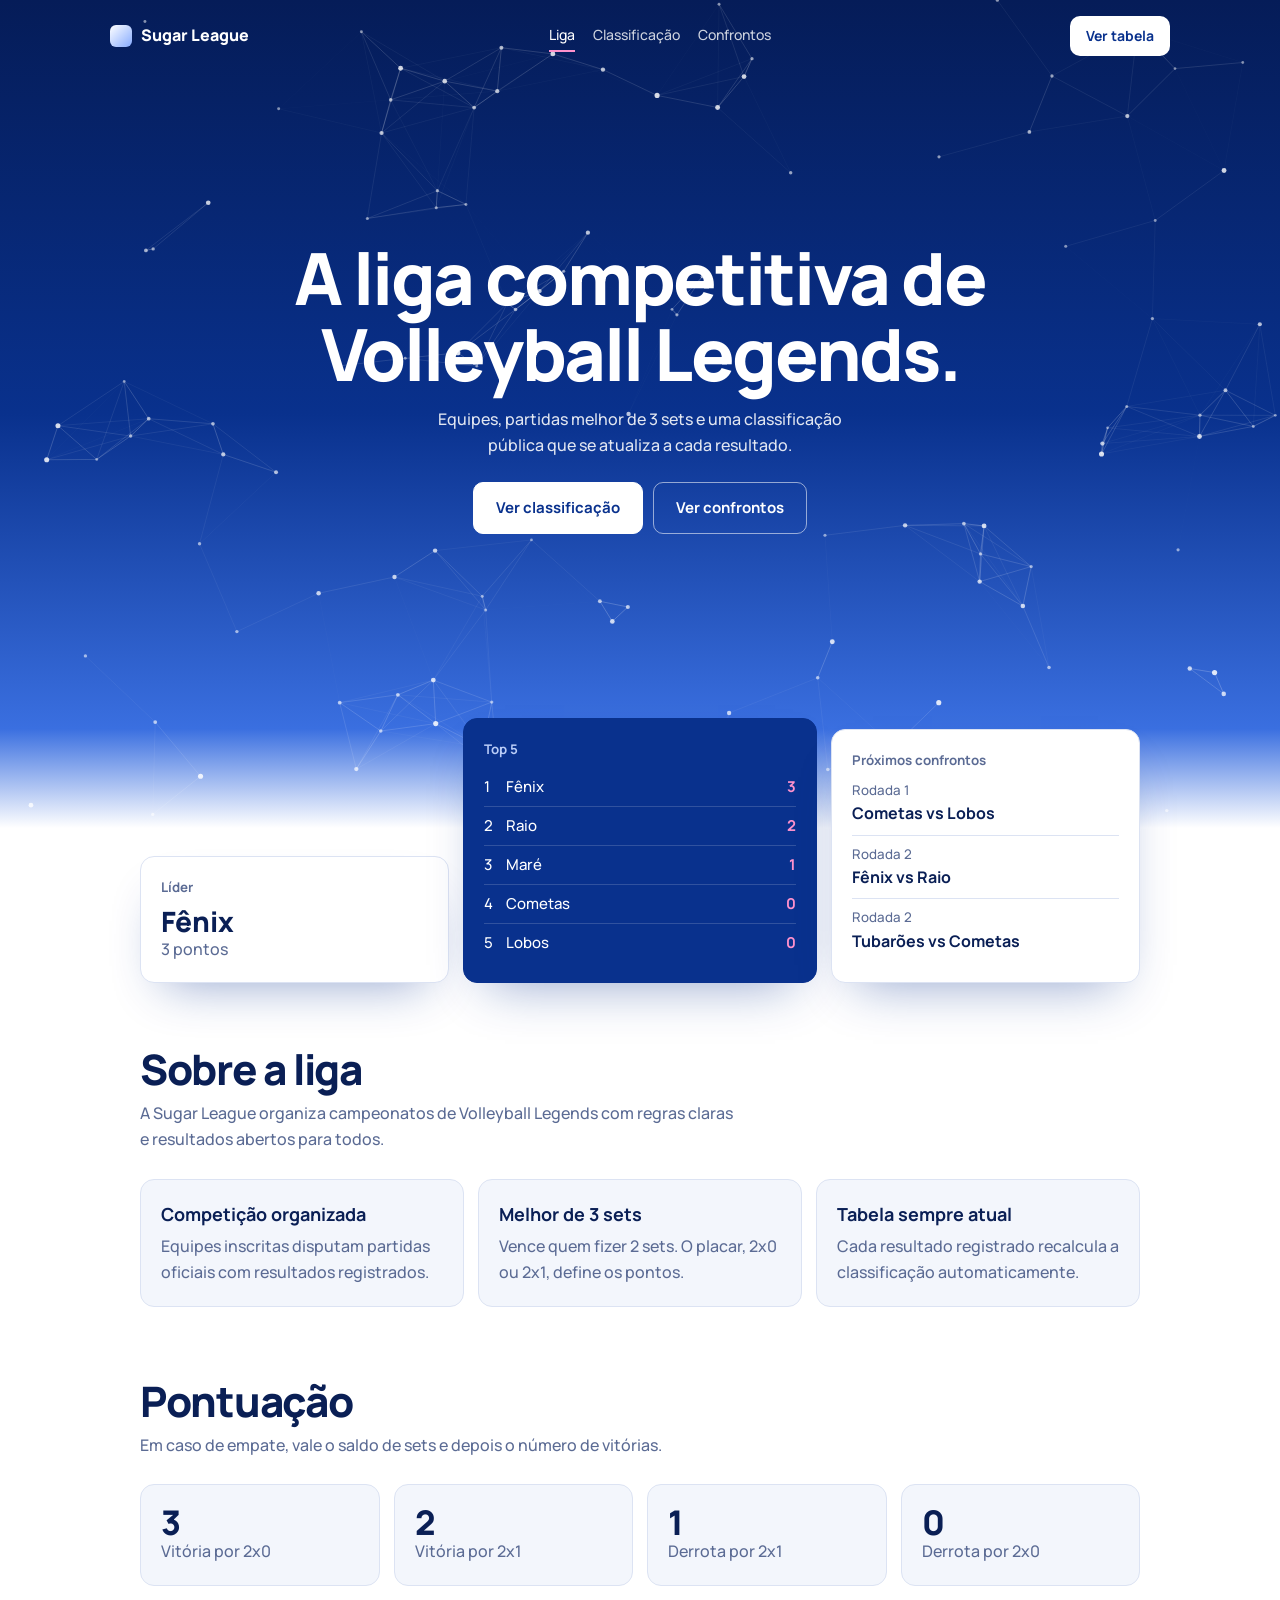
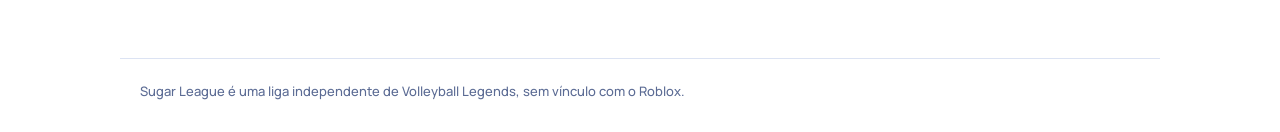
<file: index.html>
<!DOCTYPE html>
<html lang="pt-BR"><head><meta charset="utf-8"><meta name="viewport" content="width=device-width, initial-scale=1, viewport-fit=cover">
<title>Sugar League – liga de Volleyball Legends</title>
<link rel="stylesheet" href="https://fonts.googleapis.com/css2?family=Manrope:wght@500;700;800&display=swap"><link rel="stylesheet" href="style.css"></head>
<body data-page="home">
<header class="hero big"><canvas id="bg"></canvas><div class="top" id="nav"></div>
<div class="hero-copy"><h1>A liga competitiva de Volleyball Legends.</h1>
<p>Equipes, partidas melhor de 3 sets e uma classificação pública que se atualiza a cada resultado.</p>
<div class="btns"><a class="btn main" href="classificacao.html">Ver classificação</a><a class="btn" href="confrontos.html">Ver confrontos</a></div></div></header>
<main><div class="cards" id="cards"></div>
<section class="sec"><h2>Sobre a liga</h2><p>A Sugar League organiza campeonatos de Volleyball Legends com regras claras e resultados abertos para todos.</p>
<div class="grid c3"><div class="tile"><h3>Competição organizada</h3><p>Equipes inscritas disputam partidas oficiais com resultados registrados.</p></div>
<div class="tile"><h3>Melhor de 3 sets</h3><p>Vence quem fizer 2 sets. O placar, 2x0 ou 2x1, define os pontos.</p></div>
<div class="tile"><h3>Tabela sempre atual</h3><p>Cada resultado registrado recalcula a classificação automaticamente.</p></div></div></section>
<section class="sec"><h2>Pontuação</h2><p>Em caso de empate, vale o saldo de sets e depois o número de vitórias.</p>
<div class="grid c4"><div class="tile"><b>3</b><p>Vitória por 2x0</p></div><div class="tile"><b>2</b><p>Vitória por 2x1</p></div><div class="tile"><b>1</b><p>Derrota por 2x1</p></div><div class="tile"><b>0</b><p>Derrota por 2x0</p></div></div></section></main>
<footer>Sugar League é uma liga independente de Volleyball Legends, sem vínculo com o Roblox.</footer>
<script src="data.js"></script><script src="app.js"></script></body></html>
</file>
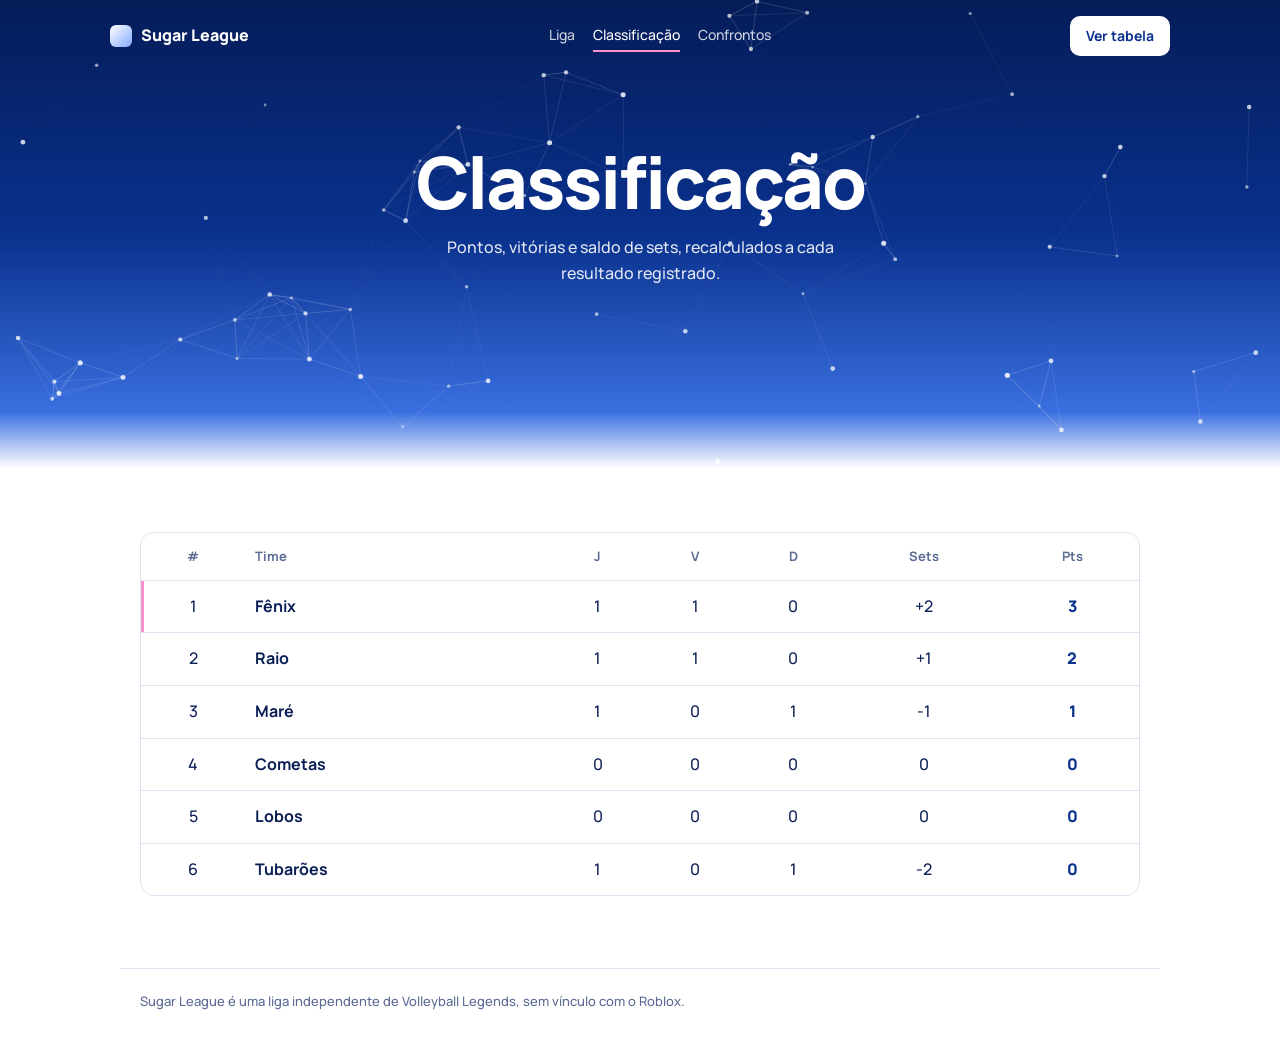
<file: classificacao.html>
<!DOCTYPE html>
<html lang="pt-BR"><head><meta charset="utf-8"><meta name="viewport" content="width=device-width, initial-scale=1, viewport-fit=cover">
<title>Classificação – Sugar League</title>
<link rel="stylesheet" href="https://fonts.googleapis.com/css2?family=Manrope:wght@500;700;800&display=swap"><link rel="stylesheet" href="style.css"></head>
<body data-page="tabela">
<header class="hero"><canvas id="bg"></canvas><div class="top" id="nav"></div><div class="hero-copy sm"><h1>Classificação</h1><p>Pontos, vitórias e saldo de sets, recalculados a cada resultado registrado.</p></div></header>
<main><section class="sec" id="out"></section></main>
<footer>Sugar League é uma liga independente de Volleyball Legends, sem vínculo com o Roblox.</footer>
<script src="data.js"></script><script src="app.js"></script></body></html>
</file>
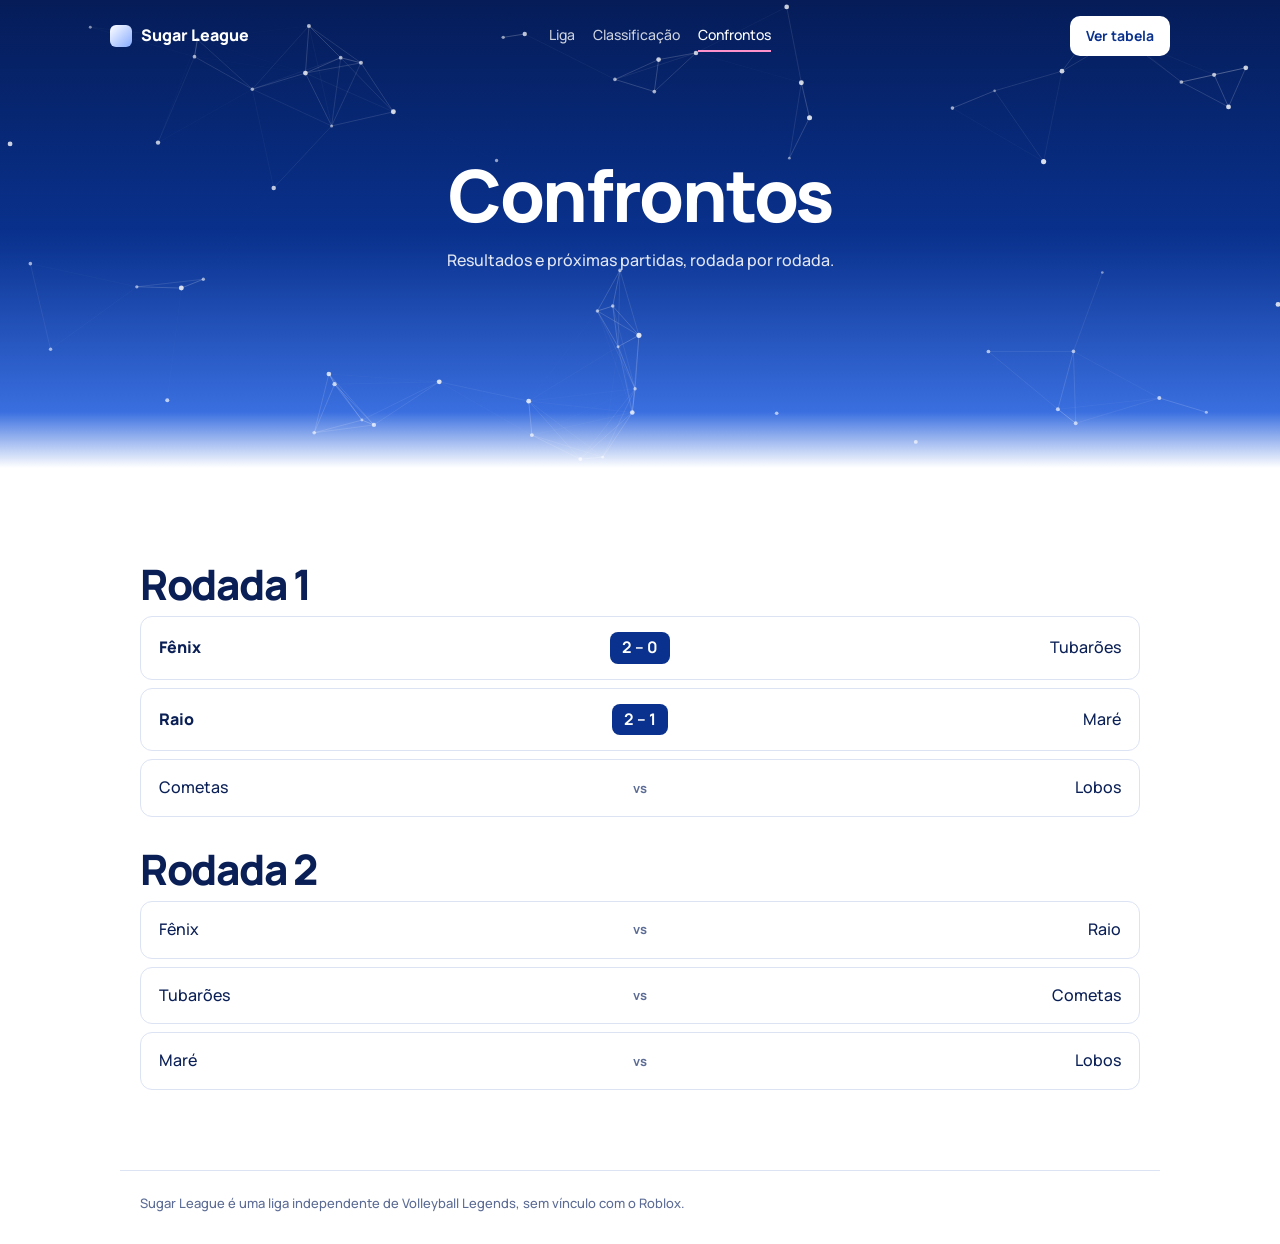
<file: confrontos.html>
<!DOCTYPE html>
<html lang="pt-BR"><head><meta charset="utf-8"><meta name="viewport" content="width=device-width, initial-scale=1, viewport-fit=cover">
<title>Confrontos – Sugar League</title>
<link rel="stylesheet" href="https://fonts.googleapis.com/css2?family=Manrope:wght@500;700;800&display=swap"><link rel="stylesheet" href="style.css"></head>
<body data-page="jogos">
<header class="hero"><canvas id="bg"></canvas><div class="top" id="nav"></div><div class="hero-copy sm"><h1>Confrontos</h1><p>Resultados e próximas partidas, rodada por rodada.</p></div></header>
<main><section class="sec" id="out"></section></main>
<footer>Sugar League é uma liga independente de Volleyball Legends, sem vínculo com o Roblox.</footer>
<script src="data.js"></script><script src="app.js"></script></body></html>
</file>
<file: style.css>
:root{--blue:#09318D;--pink:#FD91CC;--bg:#FFFFFF;--fg:#0A1F55;--mut:#5B6B94;--card:#FFFFFF;--line:#DCE3F3;--soft:#F3F6FC;box-sizing:border-box;padding-bottom:env(safe-area-inset-bottom,0px)}
@media(prefers-color-scheme:dark){:root{--bg:#061744;--fg:#FFFFFF;--mut:#9DB0E0;--card:#0C2670;--line:rgba(255,255,255,.14);--soft:#0A215F}}
*{box-sizing:border-box}html{scroll-behavior:smooth}
body{margin:0;background:var(--bg);color:var(--fg);font:500 16px/1.6 Manrope,system-ui,-apple-system,"Segoe UI",Roboto,sans-serif}
h1,h2{font-weight:800;letter-spacing:-.03em;line-height:1.05;margin:0}
a{color:inherit}
.hero{position:relative;color:#fff;min-height:52svh;display:flex;flex-direction:column;background:linear-gradient(180deg,#051c58 0%,#09318D 50%,#3a6fe0 88%,var(--bg) 100%)}
.hero.big{min-height:92svh}
#bg{position:absolute;inset:0;width:100%;height:100%;display:block}
.top{position:relative;z-index:3;display:flex;align-items:center;justify-content:space-between;gap:12px;padding:calc(16px + env(safe-area-inset-top,0px)) 20px 16px;max-width:1100px;width:100%;margin:0 auto}
.logo{display:flex;align-items:center;gap:9px;font-weight:800;text-decoration:none;font-size:16px}
.logo i{width:22px;height:22px;border-radius:6px;background:linear-gradient(135deg,#fff,#86abff)}
.top nav{display:flex;gap:18px;font-size:14px}
.top nav a{text-decoration:none;opacity:.8;padding:4px 0;border-bottom:2px solid transparent}
.top nav a[aria-current]{opacity:1;border-color:var(--pink)}
.pill{display:none;background:#fff;color:var(--blue);padding:9px 16px;border-radius:10px;text-decoration:none;font-weight:700;font-size:14px}
.hero-copy{position:relative;z-index:2;margin:auto;text-align:center;padding:24px 20px 150px;max-width:760px}
.hero-copy.sm{padding-bottom:110px}
h1{font-size:clamp(38px,9vw,72px)}
.hero-copy p{margin:16px auto 24px;max-width:46ch;opacity:.88}
.btns{display:flex;gap:10px;justify-content:center;flex-wrap:wrap}
.btn{padding:13px 22px;border-radius:10px;font-weight:700;text-decoration:none;font-size:15px;border:1px solid rgba(255,255,255,.55)}
.btn.main{background:#fff;color:var(--blue);border-color:#fff}
a:focus-visible{outline:3px solid var(--pink);outline-offset:3px}
.cards{display:grid;gap:14px;max-width:1040px;margin:-110px auto 0;padding:0 20px;position:relative;z-index:2}
.card{background:var(--card);border:1px solid var(--line);border-radius:14px;padding:20px;box-shadow:0 24px 50px -24px rgba(9,49,141,.45)}
.card small{color:var(--mut);display:block;margin-bottom:8px;font-weight:700}
.card .big{font-size:28px;font-weight:800;display:block;line-height:1.1}
.card span.sub{color:var(--mut)}
.card.hi{background:var(--blue);color:#fff;border-color:var(--blue)}
.card.hi small{color:#b9ccf7}
.mini{display:grid;grid-template-columns:22px 1fr auto;padding:7px 0;border-top:1px solid rgba(255,255,255,.16);font-size:15px}
.mini:first-of-type{border:0}
.mini b{color:var(--pink)}
.nx{padding:8px 0;border-top:1px solid var(--line)}.nx:first-of-type{border:0;padding-top:0}
.nx small{margin:0;font-weight:500}
.sec{max-width:1040px;margin:0 auto;padding:64px 20px 8px}
.sec>h2{font-size:clamp(28px,6vw,42px);margin-bottom:10px}
.sec>p{color:var(--mut);max-width:60ch;margin:0 0 26px}
.grid{display:grid;gap:14px}
.tile{background:var(--soft);border:1px solid var(--line);border-radius:14px;padding:20px}
.tile h3{margin:0 0 6px;font-size:18px}.tile p{margin:0;color:var(--mut)}
.tile b{font-size:34px;font-weight:800;display:block;line-height:1}
.wrap{overflow-x:auto;border:1px solid var(--line);border-radius:14px;background:var(--card)}
table{width:100%;border-collapse:collapse;min-width:420px}
th{font-size:13px;color:var(--mut);text-align:center;font-weight:700}
th,td{padding:13px 10px;text-align:center;border-bottom:1px solid var(--line)}
tr:last-child td{border:0}
th:nth-child(2),td:nth-child(2){text-align:left}
td:nth-child(2){font-weight:700}
tr.lead td:first-child{box-shadow:inset 3px 0 var(--pink)}
td.pts{font-weight:800;color:var(--blue)}
@media(prefers-color-scheme:dark){td.pts{color:#fff}}
.rd{margin:30px 0 10px;font-size:20px}
.g{display:grid;grid-template-columns:1fr auto 1fr;gap:12px;align-items:center;padding:15px 18px;background:var(--card);border:1px solid var(--line);border-radius:12px;margin-bottom:8px}
.g span:last-child{text-align:right}
.g em{font-style:normal;color:var(--mut);font-size:13px;font-weight:700}
.g b{background:var(--blue);color:#fff;border-radius:8px;padding:3px 12px}
.g .w{font-weight:800}
.vazio{color:var(--mut);padding:22px}
footer{max-width:1040px;margin:64px auto 0;padding:22px 20px calc(30px + env(safe-area-inset-bottom,0px));border-top:1px solid var(--line);color:var(--mut);font-size:13px}
@media(min-width:760px){.pill{display:inline-block}.cards{grid-template-columns:1fr 1.15fr 1fr;align-items:end}.grid.c3{grid-template-columns:repeat(3,1fr)}.grid.c4{grid-template-columns:repeat(4,1fr)}}
@media(max-width:759px){.grid.c4{grid-template-columns:1fr 1fr}.top nav{gap:13px;font-size:13px}}
</file>
